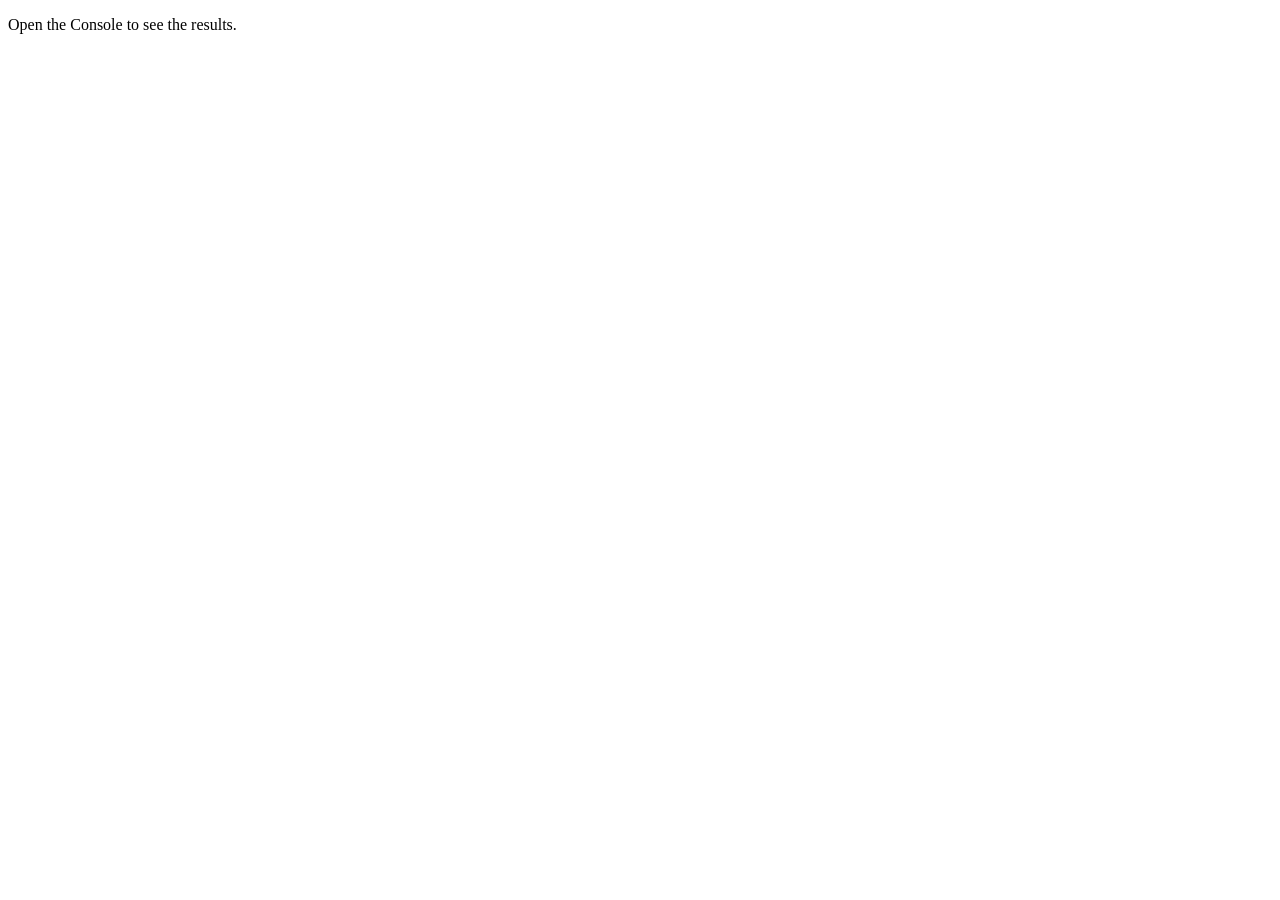
<file: day3/index.html>
<!DOCTYPE html>
<html lang="en">
<head>
  <meta charset="UTF-8">
  <meta name="viewport" content="width=device-width, initial-scale=1.0">
  <title>Notes Toolkit</title>
  <script src="script.js" defer></script>
</head>
<body>
  <p>Open the Console to see the results.</p>
</body>
</html>
</file>
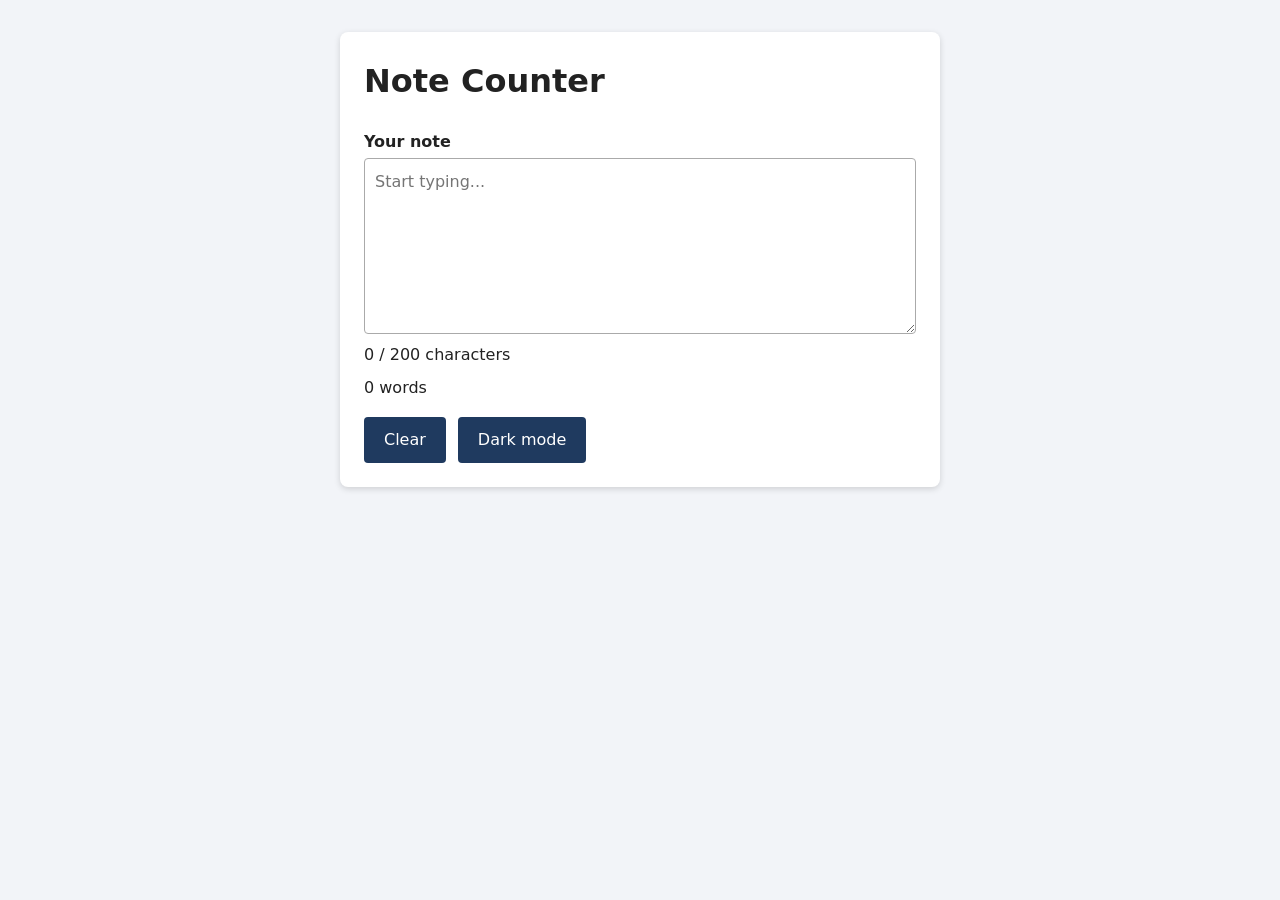
<file: day4/index.html>
<!DOCTYPE html>
<html lang="en">
<head>
  <meta charset="UTF-8">
  <meta name="viewport" content="width=device-width, initial-scale=1.0">
  <title>Note Counter</title>
  <link rel="stylesheet" href="style.css">
  <script src="script.js" defer></script>
</head>
<body>
  <main>
    <h1>Note Counter</h1>

    <label for="note-text">Your note</label>
    <textarea id="note-text" rows="6" placeholder="Start typing..."></textarea>

    <p id="char-count">0 / 200 characters</p>
    <p id="word-count">0 words</p>

    <div class="buttons">
      <button type="button" id="clear-btn">Clear</button>
      <button type="button" id="theme-toggle">Dark mode</button>
    </div>
  </main>
</body>
</html>
</file>
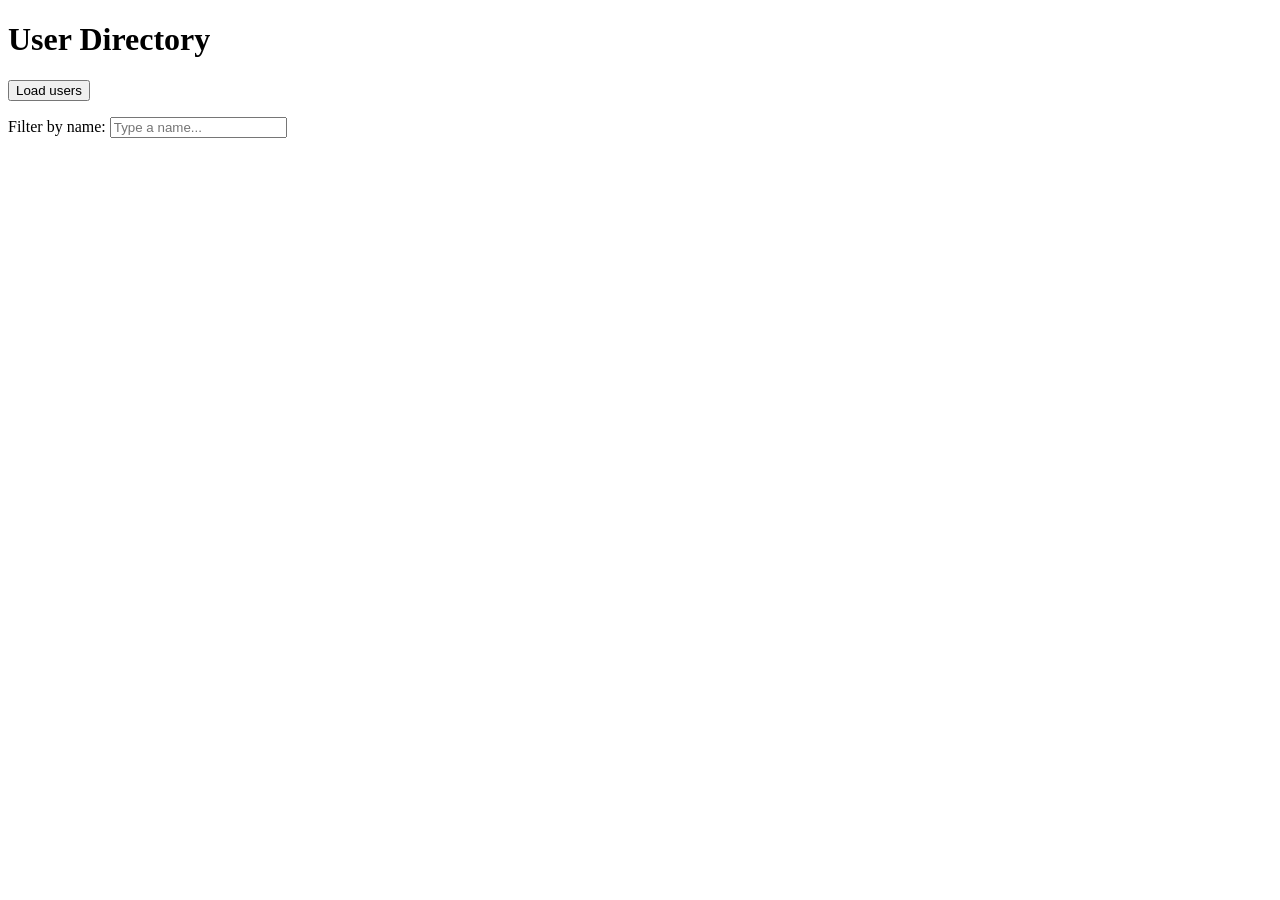
<file: day5/index.html>
<!DOCTYPE html>
<html lang="en">
<head>
  <meta charset="UTF-8">
  <meta name="viewport" content="width=device-width, initial-scale=1.0">
  <title>User Directory</title>
  <script src="users.js" defer></script>
</head>
<body>
  <main>
    <h1>User Directory</h1>

    <button type="button" id="load-users">Load users</button>

    <p>
      <label for="filter-input">Filter by name:</label>
      <input type="text" id="filter-input" placeholder="Type a name...">
    </p>

    <p id="status"></p>
    <ul id="users-list"></ul>
  </main>
</body>
</html>
</file>
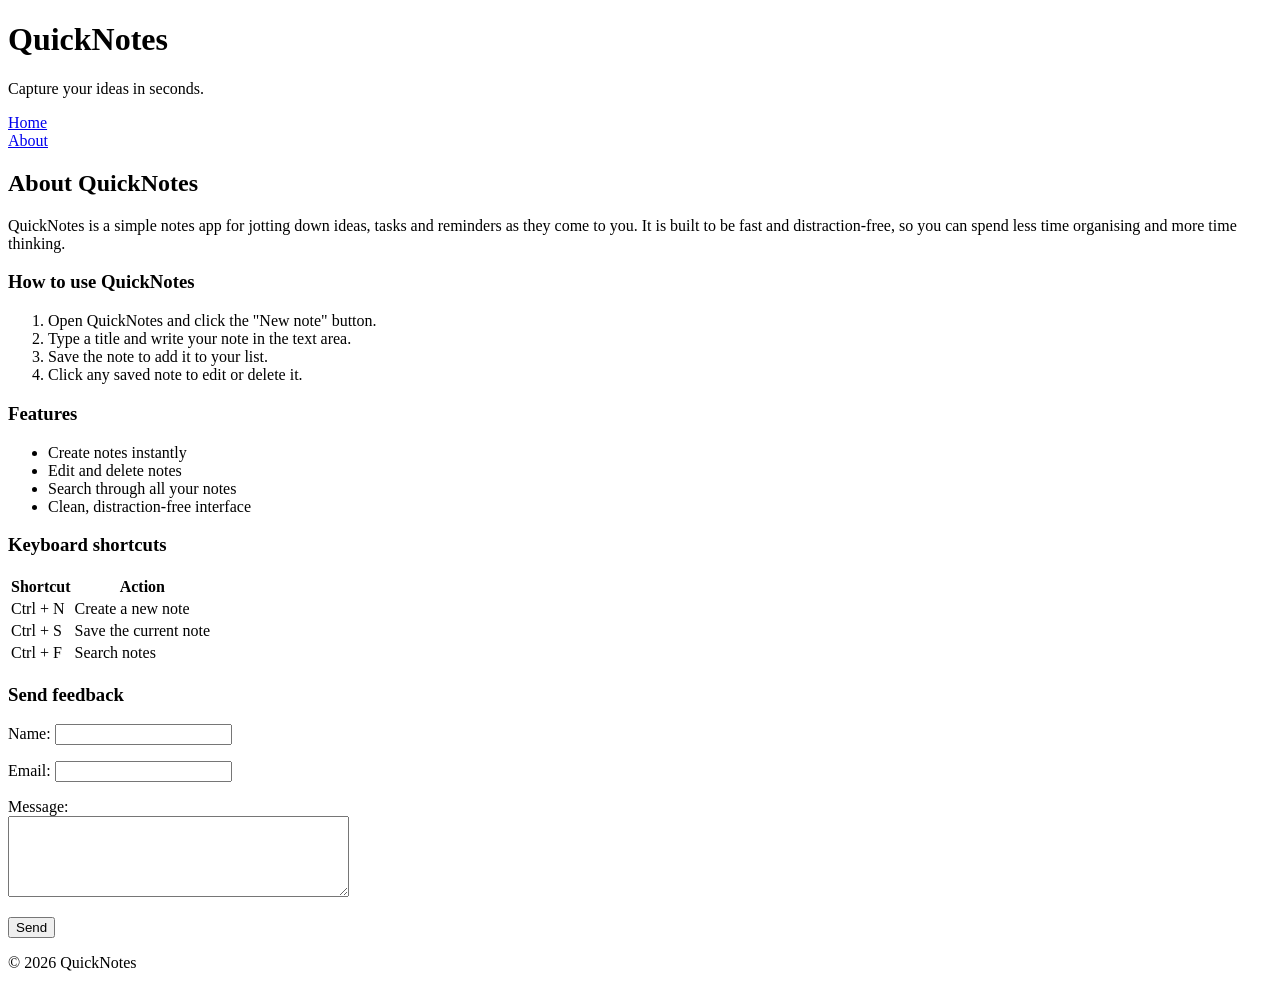
<file: about.html>
<!DOCTYPE html>
<html lang="en">
<head>
  <meta charset="UTF-8">
  <meta name="viewport" content="width=device-width, initial-scale=1.0">
  <title>About QuickNotes</title>
</head>
<body>
  <header>
    <h1>QuickNotes</h1>
    <p>Capture your ideas in seconds.</p>
    <nav>
      <a href="file-index.html">Home</a> </nav> 
      <a href="about.html">About</a>
    </nav>
  </header>

  <main>
    <h2>About QuickNotes</h2>
    <p>QuickNotes is a simple notes app for jotting down ideas, tasks and reminders as they come to you. It is built to be fast and distraction-free, so you can spend less time organising and more time thinking.</p>

    <section>
      <h3>How to use QuickNotes</h3>
      <ol>
        <li>Open QuickNotes and click the "New note" button.</li>
        <li>Type a title and write your note in the text area.</li>
        <li>Save the note to add it to your list.</li>
        <li>Click any saved note to edit or delete it.</li>
      </ol>
    </section>

    <section>
      <h3>Features</h3>
      <ul>
        <li>Create notes instantly</li>
        <li>Edit and delete notes</li>
        <li>Search through all your notes</li>
        <li>Clean, distraction-free interface</li>
      </ul>
    </section>

    <section>
      <h3>Keyboard shortcuts</h3>
      <table>
        <thead>
          <tr>
            <th>Shortcut</th>
            <th>Action</th>
          </tr>
        </thead>
        <tbody>
          <tr>
            <td>Ctrl + N</td>
            <td>Create a new note</td>
          </tr>
          <tr>
            <td>Ctrl + S</td>
            <td>Save the current note</td>
          </tr>
          <tr>
            <td>Ctrl + F</td>
            <td>Search notes</td>
          </tr>
        </tbody>
      </table>
    </section>

    <section>
      <h3>Send feedback</h3>
      <form action="#" method="post">
        <p>
          <label for="name">Name:</label>
          <input type="text" id="name" name="name" required>
        </p>
        <p>
          <label for="email">Email:</label>
          <input type="email" id="email" name="email" required>
        </p>
        <p>
          <label for="message">Message:</label><br>
          <textarea id="message" name="message" rows="5" cols="40" required></textarea>
        </p>
        <button type="submit">Send</button>
      </form>
    </section>
  </main>

  <footer>
    <p>&copy; 2026 QuickNotes</p>
  </footer>
</body>
</html>
</file>
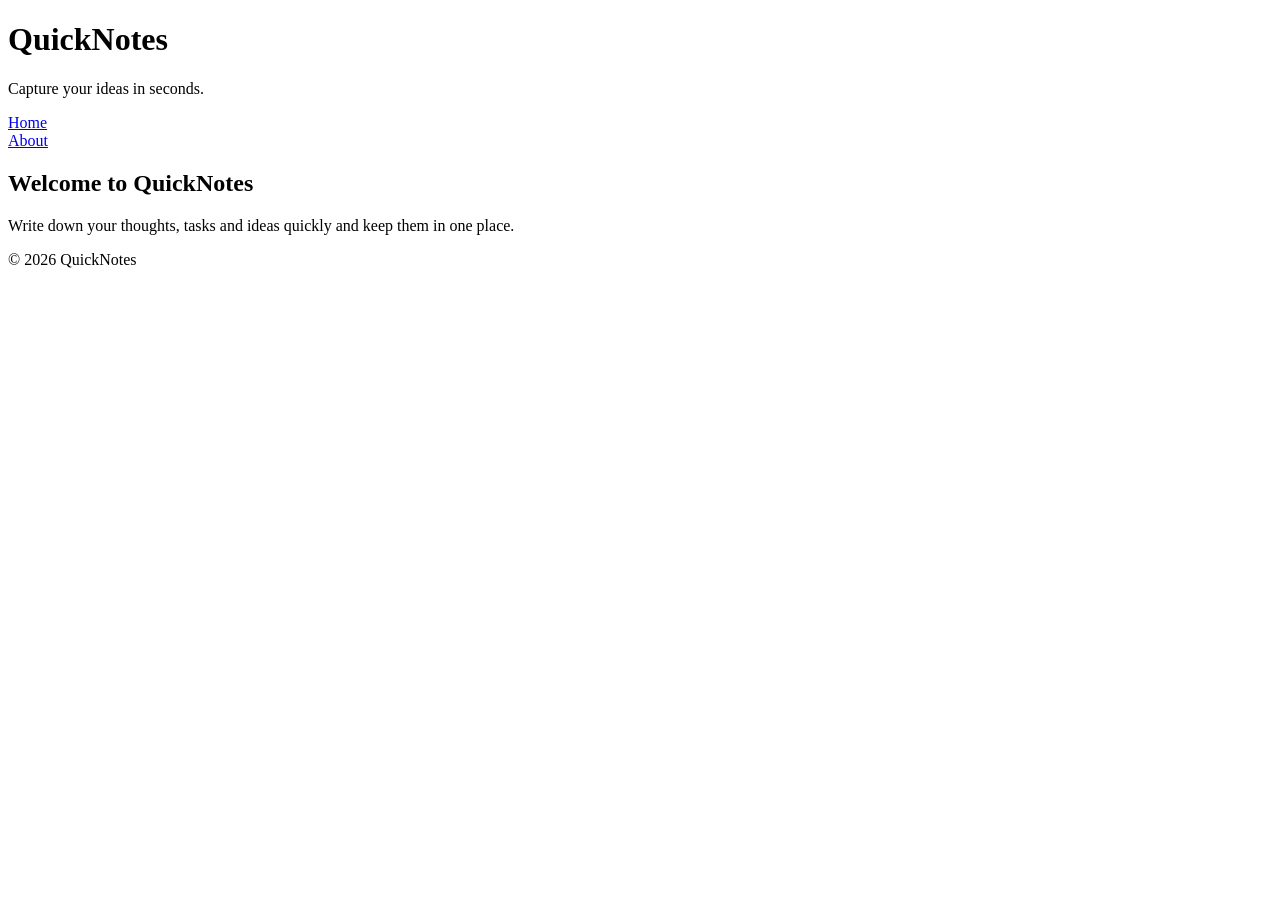
<file: file-index.html>
<!DOCTYPE html>
<html lang="en">
<head>
  <meta charset="UTF-8">
  <meta name="viewport" content="width=device-width, initial-scale=1.0">
  <title>QuickNotes</title>
</head>
<body>
  <header>
    <h1>QuickNotes</h1>
    <p>Capture your ideas in seconds.</p>
    <nav>
      <a href="index.html">Home</a> </nav>
      <a href="about.html">About</a>
    </nav>
  </header>

  <main>
    <h2>Welcome to QuickNotes</h2>
    <p>Write down your thoughts, tasks and ideas quickly and keep them in one place.</p>
  </main>

  <footer>
    <p>&copy; 2026 QuickNotes</p>
  </footer>
</body>
</html>
</file>
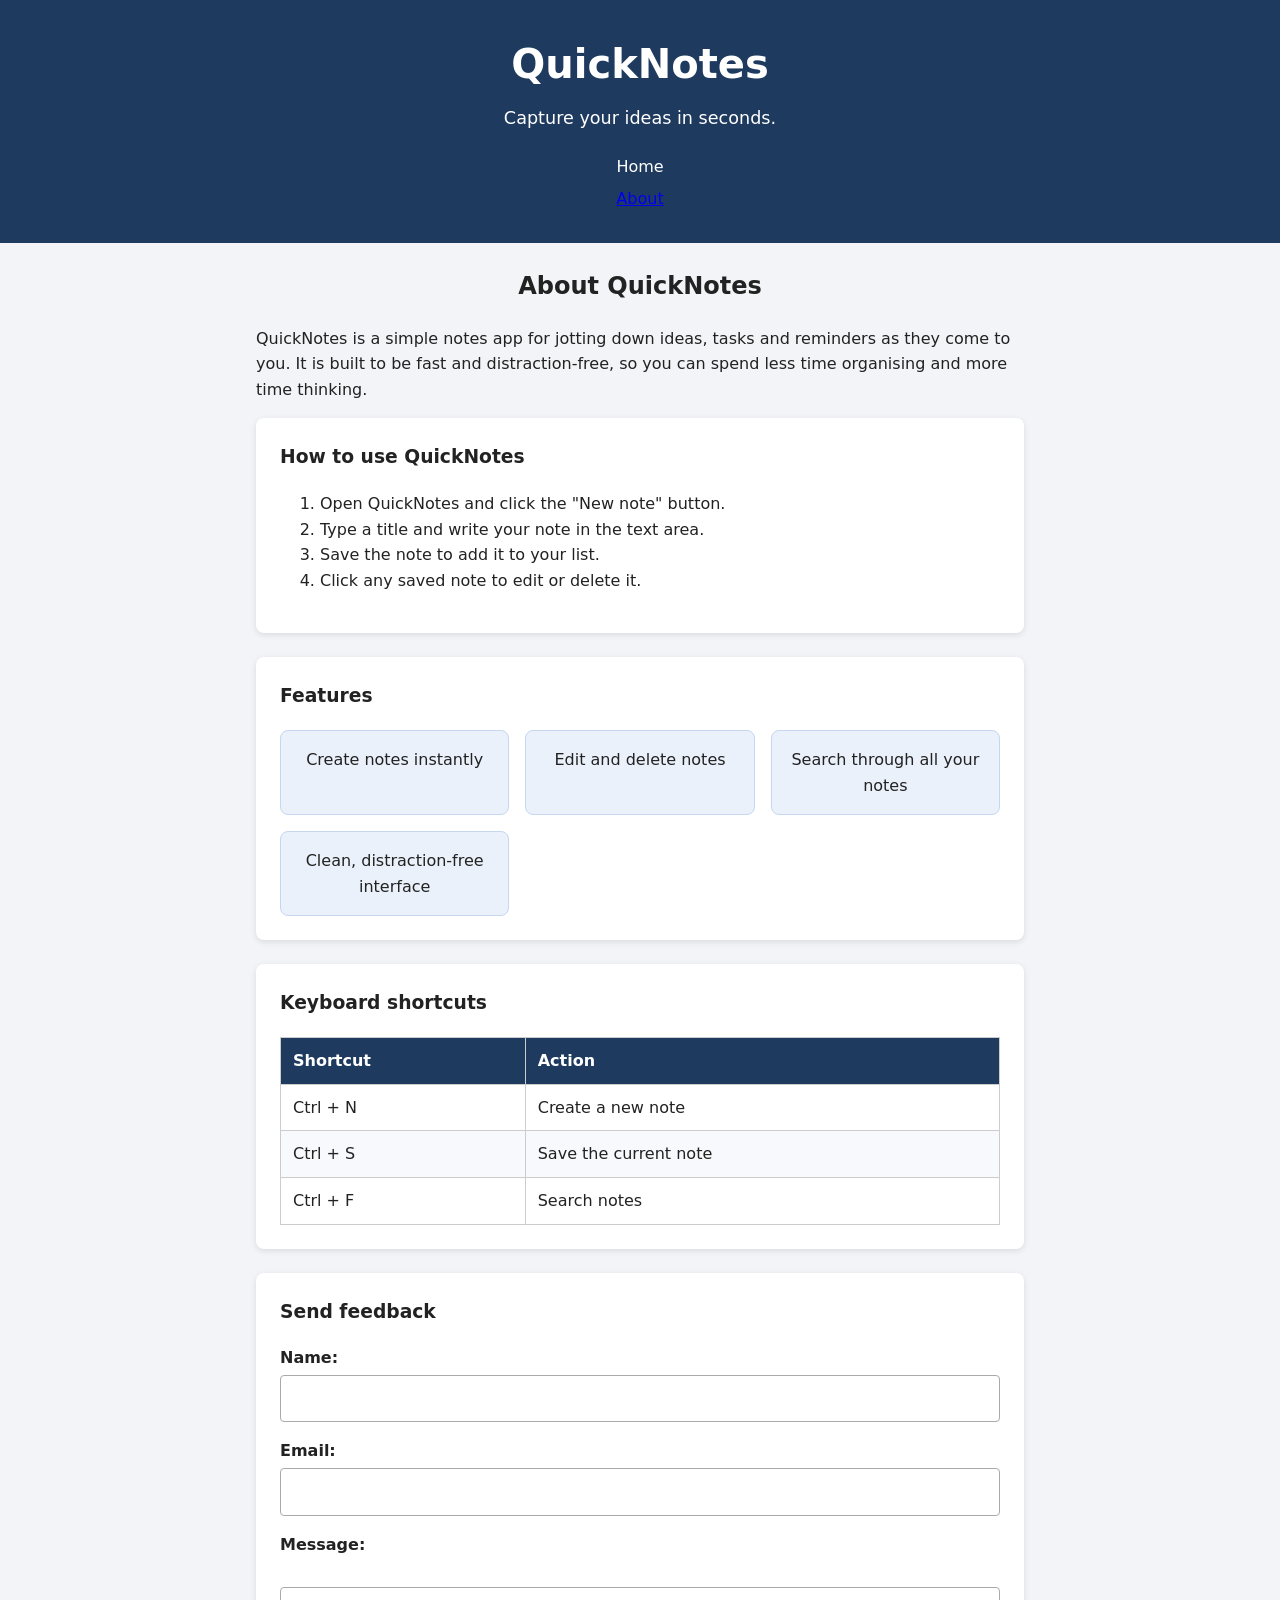
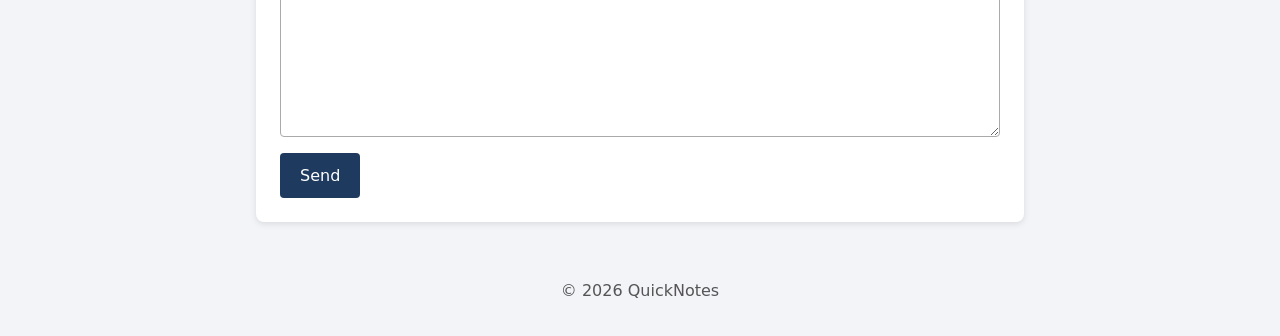
<file: day2/about.html>
<!DOCTYPE html>
<html lang="en">
<head>
  <meta charset="UTF-8">
  <meta name="viewport" content="width=device-width, initial-scale=1.0">
  <title>About QuickNotes</title>
    <link rel="stylesheet" href="style.css">

</head>
<body>
  <header>
    <h1>QuickNotes</h1>
    <p>Capture your ideas in seconds.</p>
    <nav>
      <a href="file-index.html">Home</a> </nav> 
      <a href="about.html">About</a>
    </nav>
  </header>

  <main>
    <h2>About QuickNotes</h2>
    <p>QuickNotes is a simple notes app for jotting down ideas, tasks and reminders as they come to you. It is built to be fast and distraction-free, so you can spend less time organising and more time thinking.</p>

    <section>
      <h3>How to use QuickNotes</h3>
      <ol>
        <li>Open QuickNotes and click the "New note" button.</li>
        <li>Type a title and write your note in the text area.</li>
        <li>Save the note to add it to your list.</li>
        <li>Click any saved note to edit or delete it.</li>
      </ol>
    </section>

    <section>
      <h3>Features</h3>
      <ul class="features">
        <li>Create notes instantly</li>
        <li>Edit and delete notes</li>
        <li>Search through all your notes</li>
        <li>Clean, distraction-free interface</li>
      </ul>
    </section>

    <section>
      <h3>Keyboard shortcuts</h3>
      <table>
        <thead>
          <tr>
            <th>Shortcut</th>
            <th>Action</th>
          </tr>
        </thead>
        <tbody>
          <tr>
            <td>Ctrl + N</td>
            <td>Create a new note</td>
          </tr>
          <tr>
            <td>Ctrl + S</td>
            <td>Save the current note</td>
          </tr>
          <tr>
            <td>Ctrl + F</td>
            <td>Search notes</td>
          </tr>
        </tbody>
      </table>
    </section>

    <section>
      <h3>Send feedback</h3>
      <form action="#" method="post">
        <p>
          <label for="name">Name:</label>
          <input type="text" id="name" name="name" required>
        </p>
        <p>
          <label for="email">Email:</label>
          <input type="email" id="email" name="email" required>
        </p>
        <p>
          <label for="message">Message:</label><br>
          <textarea id="message" name="message" rows="5" cols="40" required></textarea>
        </p>
        <button type="submit">Send</button>
      </form>
    </section>
  </main>

  <footer>
    <p>&copy; 2026 QuickNotes</p>
  </footer>
</body>
</html>
</file>
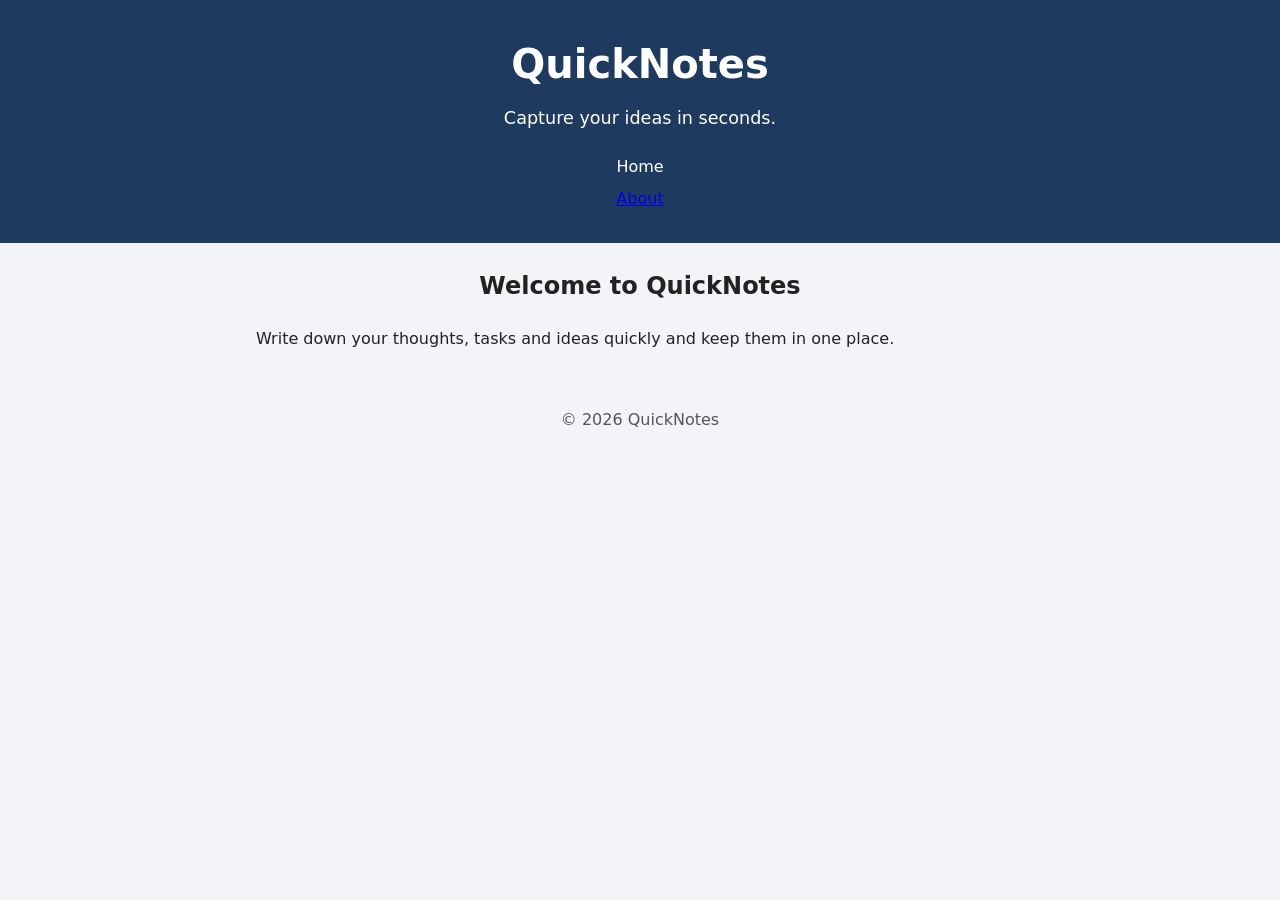
<file: day2/file-index.html>
<!DOCTYPE html>
<html lang="en">
<head>
  <meta charset="UTF-8">
  <meta name="viewport" content="width=device-width, initial-scale=1.0">
  <title>QuickNotes</title>
    <link rel="stylesheet" href="style.css">

</head>
<body>
  <header>
    <h1>QuickNotes</h1>
    <p>Capture your ideas in seconds.</p>
    <nav>
      <a href="index.html">Home</a> </nav>
      <a href="about.html">About</a>
    </nav>
  </header>

  <main>
    <h2>Welcome to QuickNotes</h2>
    <p>Write down your thoughts, tasks and ideas quickly and keep them in one place.</p>
  </main>

  <footer>
    <p>&copy; 2026 QuickNotes</p>
  </footer>
</body>
</html>
</file>
<file: day4/style.css>
/* ---------- Theme variables ---------- */
:root {
  --bg: #f2f4f8;
  --text: #222222;
  --card-bg: #ffffff;
  --border: #aaaaaa;
  --accent: #1f3a5f;
  --accent-hover: #2f5d98;
  --button-text: #ffffff;
}

body.dark {
  --bg: #121820;
  --text: #e8eaed;
  --card-bg: #1e2733;
  --border: #4a5568;
  --accent: #5b8fd6;
  --accent-hover: #7aa6e6;
  --button-text: #0b0f14;
}

/* ---------- Base ---------- */
*,
*::before,
*::after {
  box-sizing: border-box;
}

body {
  margin: 0;
  font-family: system-ui, -apple-system, "Segoe UI", Roboto, Arial, sans-serif;
  line-height: 1.6;
  color: var(--text);
  background-color: var(--bg);
  transition: background-color 0.3s ease, color 0.3s ease;
}

main {
  max-width: 600px;
  margin: 32px auto;
  padding: 24px;
  background-color: var(--card-bg);
  border-radius: 8px;
  box-shadow: 0 2px 6px rgba(0, 0, 0, 0.15);
}

h1 {
  margin-top: 0;
}

label {
  display: block;
  font-weight: 600;
  margin-bottom: 4px;
}

textarea {
  display: block;
  width: 100%;
  padding: 10px;
  font: inherit;
  color: var(--text);
  background-color: var(--card-bg);
  border: 1px solid var(--border);
  border-radius: 4px;
  resize: vertical;
}

textarea:focus {
  outline: 2px solid var(--accent);
  border-color: var(--accent);
}

p {
  margin: 8px 0;
}

/* ---------- Counter states ---------- */
.warning {
  color: orange;
}

.over {
  color: red;
  font-weight: bold;
}

/* ---------- Buttons ---------- */
.buttons {
  display: flex;
  gap: 12px;
  margin-top: 16px;
}

button {
  background-color: var(--accent);
  color: var(--button-text);
  border: none;
  border-radius: 4px;
  padding: 10px 20px;
  font: inherit;
  cursor: pointer;
  transition: background-color 0.3s ease, transform 0.2s ease;
}

button:hover,
button:focus {
  background-color: var(--accent-hover);
  transform: translateY(-2px);
}
</file>
<file: day2/style.css>
/* ---------- Reset and base ---------- */
*,
*::before,
*::after {
  box-sizing: border-box;
}

body {
  margin: 0;
  font-family: system-ui, -apple-system, "Segoe UI", Roboto, Arial, sans-serif;
  line-height: 1.6;
  color: #222;
  background-color: #f2f4f8;
}

/* ---------- Header ---------- */
header {
  background-color: #1f3a5f;
  color: #fff;
  text-align: center;
  padding: 32px 16px;
}

header h1 {
  margin: 0 0 8px;
  font-size: 2.5rem;
}

header p {
  margin: 0 0 16px;
  font-size: 1.1rem;
}

/* ---------- Navigation (Flexbox) ---------- */
nav {
  display: flex;
  justify-content: center;
  gap: 16px;
}

nav a {
  color: #fff;
  text-decoration: none;
  padding: 6px 12px;
  border-radius: 4px;
  transition: background-color 0.3s ease, color 0.3s ease;
}

nav a:hover,
nav a:focus {
  background-color: #fff;
  color: #1f3a5f;
}



/* ---------- Main and section cards ---------- */
main {
  max-width: 800px;
  margin: 24px auto;
  padding: 0 16px;
}

main > h2 {
  text-align: center;
}

section {
  background-color: #fff;
  padding: 24px;
  margin-bottom: 24px;
  border-radius: 8px;
  box-shadow: 0 2px 6px rgba(0, 0, 0, 0.1);
}

section h2,
section h3 {
  margin-top: 0;
}

/* ---------- Features list (CSS Grid) ---------- */
.features {
  list-style: none;
  margin: 0;
  padding: 0;
  display: grid;
  grid-template-columns: repeat(auto-fit, minmax(180px, 1fr));
  gap: 16px;
}

.features li {
  background-color: #eaf1fb;
  border: 1px solid #c5d6ee;
  border-radius: 8px;
  padding: 16px;
  text-align: center;
}

/* ---------- Shortcuts table ---------- */
table {
  width: 100%;
  border-collapse: collapse;
}

th,
td {
  border: 1px solid #ccc;
  padding: 10px 12px;
  text-align: left;
}

th {
  background-color: #1f3a5f;
  color: #fff;
}

tbody tr:nth-child(even) {
  background-color: #f7f9fc;
}

/* ---------- Feedback form ---------- */
form p {
  margin: 0 0 16px;
}

label {
  display: block;
  margin-bottom: 4px;
  font-weight: 600;
}

input[type="text"],
input[type="email"],
textarea {
  display: block;
  width: 100%;
  padding: 10px;
  font: inherit;
  border: 1px solid #aaa;
  border-radius: 4px;
}

input[type="text"]:focus,
input[type="email"]:focus,
textarea:focus {
  outline: 2px solid #1f3a5f;
  border-color: #1f3a5f;
}

textarea {
  resize: vertical;
}

/* ---------- Buttons ---------- */
button {
  background-color: #1f3a5f;
  color: #fff;
  border: none;
  border-radius: 4px;
  padding: 10px 20px;
  font: inherit;
  cursor: pointer;
  transition: background-color 0.3s ease, transform 0.2s ease;
}

button:hover,
button:focus {
  background-color: #2f5d98;
  transform: translateY(-2px);
}

/* ---------- Footer ---------- */
footer {
  text-align: center;
  padding: 16px;
  color: #555;
}

/* ---------- Small screens ---------- */
@media (max-width: 600px) {
  header {
    padding: 16px 12px;
  }

  header h1 {
    font-size: 1.6rem;
  }

  header p {
    font-size: 0.95rem;
  }

  section {
    padding: 16px;
  }
}
</file>
